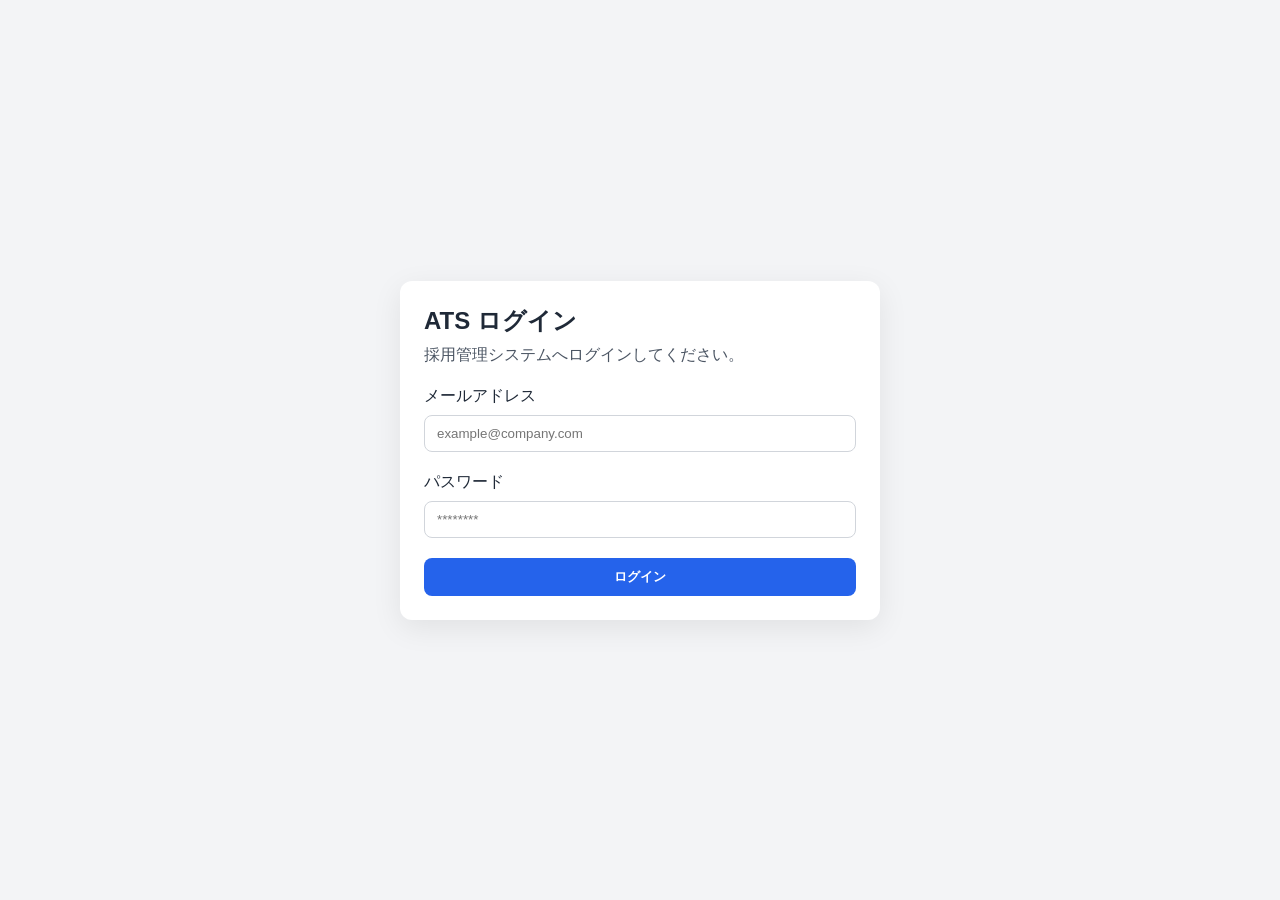
<file: index.html>
<!doctype html>
<html lang="ja">
  <head>
    <meta charset="UTF-8" />
    <meta name="viewport" content="width=device-width, initial-scale=1.0" />
    <title>ATS ログイン</title>
    <link rel="stylesheet" href="styles.css" />
  </head>
  <body>
    <main class="container">
      <section class="card">
        <h1>ATS ログイン</h1>
        <p class="description">採用管理システムへログインしてください。</p>

        <form id="loginForm" class="form">
          <label for="email">メールアドレス</label>
          <input id="email" name="email" type="email" placeholder="example@company.com" required />

          <label for="password">パスワード</label>
          <input id="password" name="password" type="password" placeholder="********" required minlength="8" />

          <button type="submit">ログイン</button>
        </form>
      </section>
    </main>

    <script src="login.js"></script>
  </body>
</html>
</file>
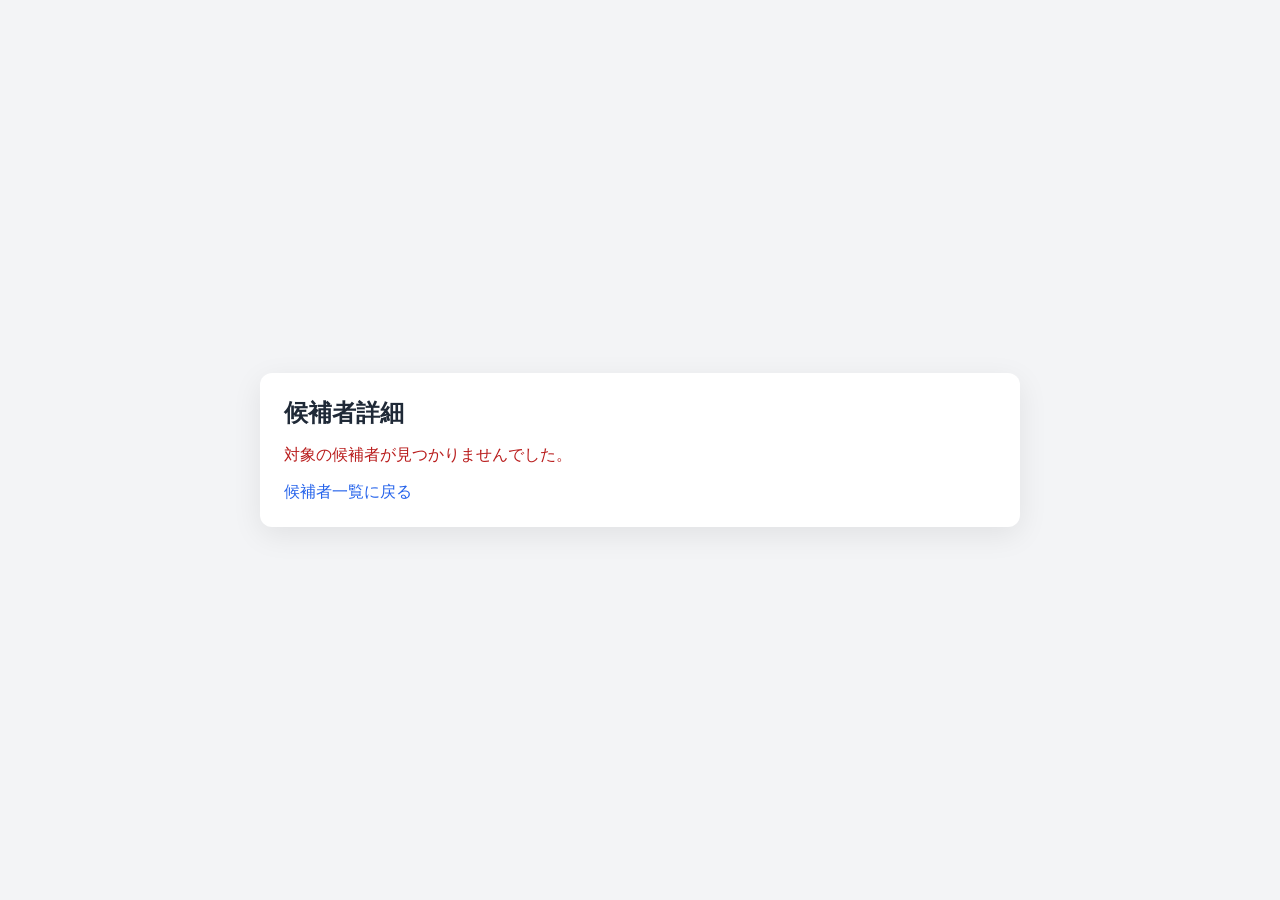
<file: candidate.html>
<!doctype html>
<html lang="ja">
  <head>
    <meta charset="UTF-8" />
    <meta name="viewport" content="width=device-width, initial-scale=1.0" />
    <title>候補者詳細</title>
    <link rel="stylesheet" href="styles.css" />
  </head>
  <body>
    <main class="container">
      <section class="card wide" id="candidateDetail"></section>
    </main>

    <script src="data.js"></script>
    <script src="candidate.js"></script>
  </body>
</html>
</file>
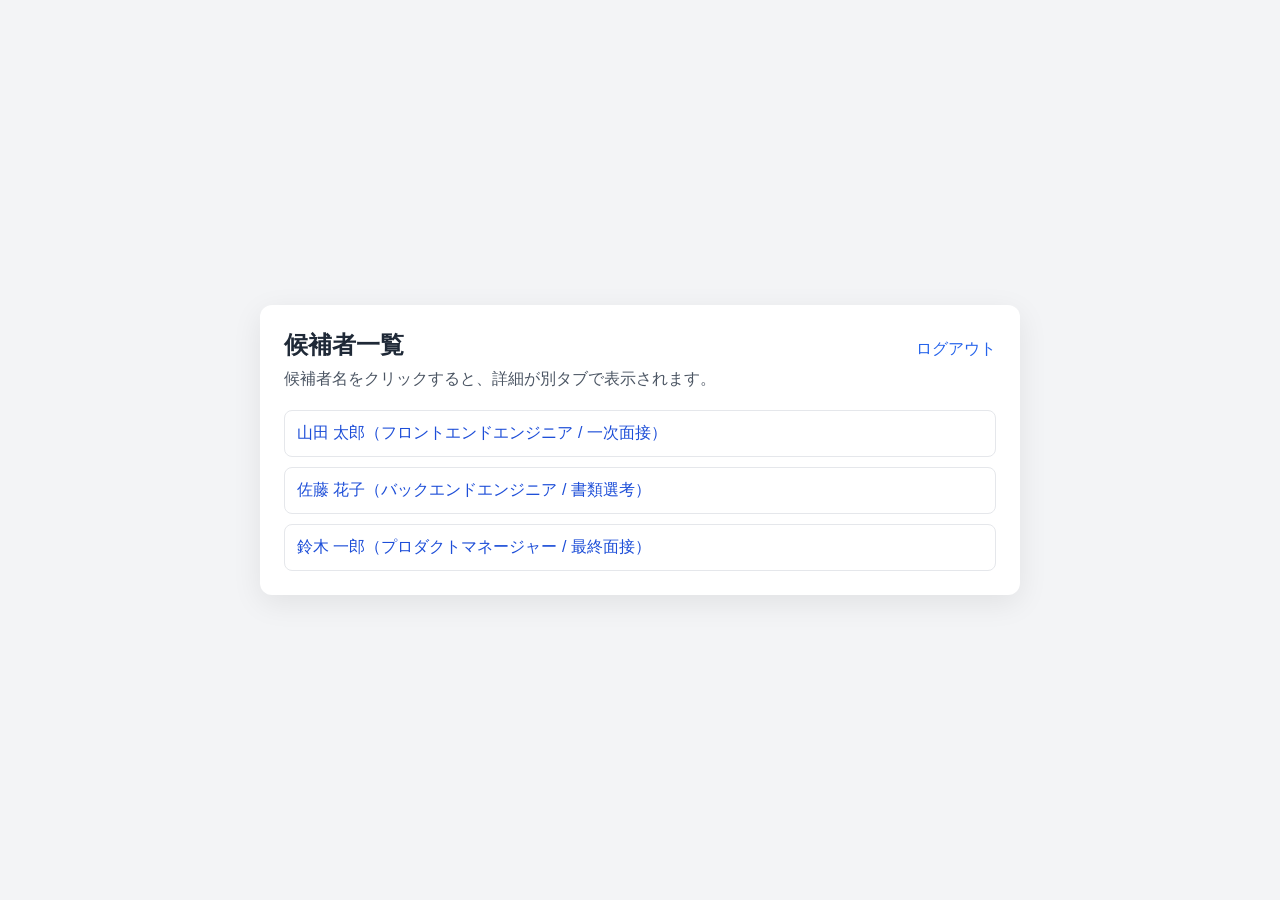
<file: candidates.html>
<!doctype html>
<html lang="ja">
  <head>
    <meta charset="UTF-8" />
    <meta name="viewport" content="width=device-width, initial-scale=1.0" />
    <title>候補者一覧</title>
    <link rel="stylesheet" href="styles.css" />
  </head>
  <body>
    <main class="container">
      <section class="card wide">
        <div class="header-row">
          <h1>候補者一覧</h1>
          <a href="index.html" class="text-link">ログアウト</a>
        </div>
        <p class="description">候補者名をクリックすると、詳細が別タブで表示されます。</p>

        <ul id="candidateList" class="candidate-list"></ul>
      </section>
    </main>

    <script src="data.js"></script>
    <script src="candidates.js"></script>
  </body>
</html>
</file>
<file: styles.css>
:root {
  font-family: -apple-system, BlinkMacSystemFont, "Segoe UI", Roboto, "Hiragino Kaku Gothic ProN", "Yu Gothic", sans-serif;
  color: #1f2937;
  background-color: #f3f4f6;
}

* {
  box-sizing: border-box;
}

body {
  margin: 0;
}

.container {
  min-height: 100vh;
  display: grid;
  place-items: center;
  padding: 24px;
}

.card {
  width: 100%;
  max-width: 480px;
  background: #ffffff;
  border-radius: 12px;
  box-shadow: 0 8px 30px rgba(0, 0, 0, 0.08);
  padding: 24px;
}

.card.wide {
  max-width: 760px;
}

h1 {
  font-size: 1.5rem;
  margin: 0 0 8px;
}

.description {
  margin: 0 0 20px;
  color: #4b5563;
}

.form {
  display: grid;
  gap: 8px;
}

input {
  width: 100%;
  margin-bottom: 12px;
  border: 1px solid #d1d5db;
  border-radius: 8px;
  padding: 10px 12px;
}

button {
  border: none;
  border-radius: 8px;
  background: #2563eb;
  color: #ffffff;
  font-weight: 600;
  padding: 10px 14px;
  cursor: pointer;
}

button:hover {
  background: #1d4ed8;
}

.candidate-list {
  list-style: none;
  margin: 0;
  padding: 0;
  display: grid;
  gap: 10px;
}

.candidate-item {
  border: 1px solid #e5e7eb;
  border-radius: 8px;
  padding: 12px;
}

.candidate-item a {
  text-decoration: none;
  color: #1d4ed8;
  font-weight: 500;
}

.header-row {
  display: flex;
  justify-content: space-between;
  align-items: center;
  gap: 16px;
}

.text-link {
  color: #2563eb;
  text-decoration: none;
}

.text-link:hover {
  text-decoration: underline;
}

.error {
  color: #b91c1c;
}
</file>
